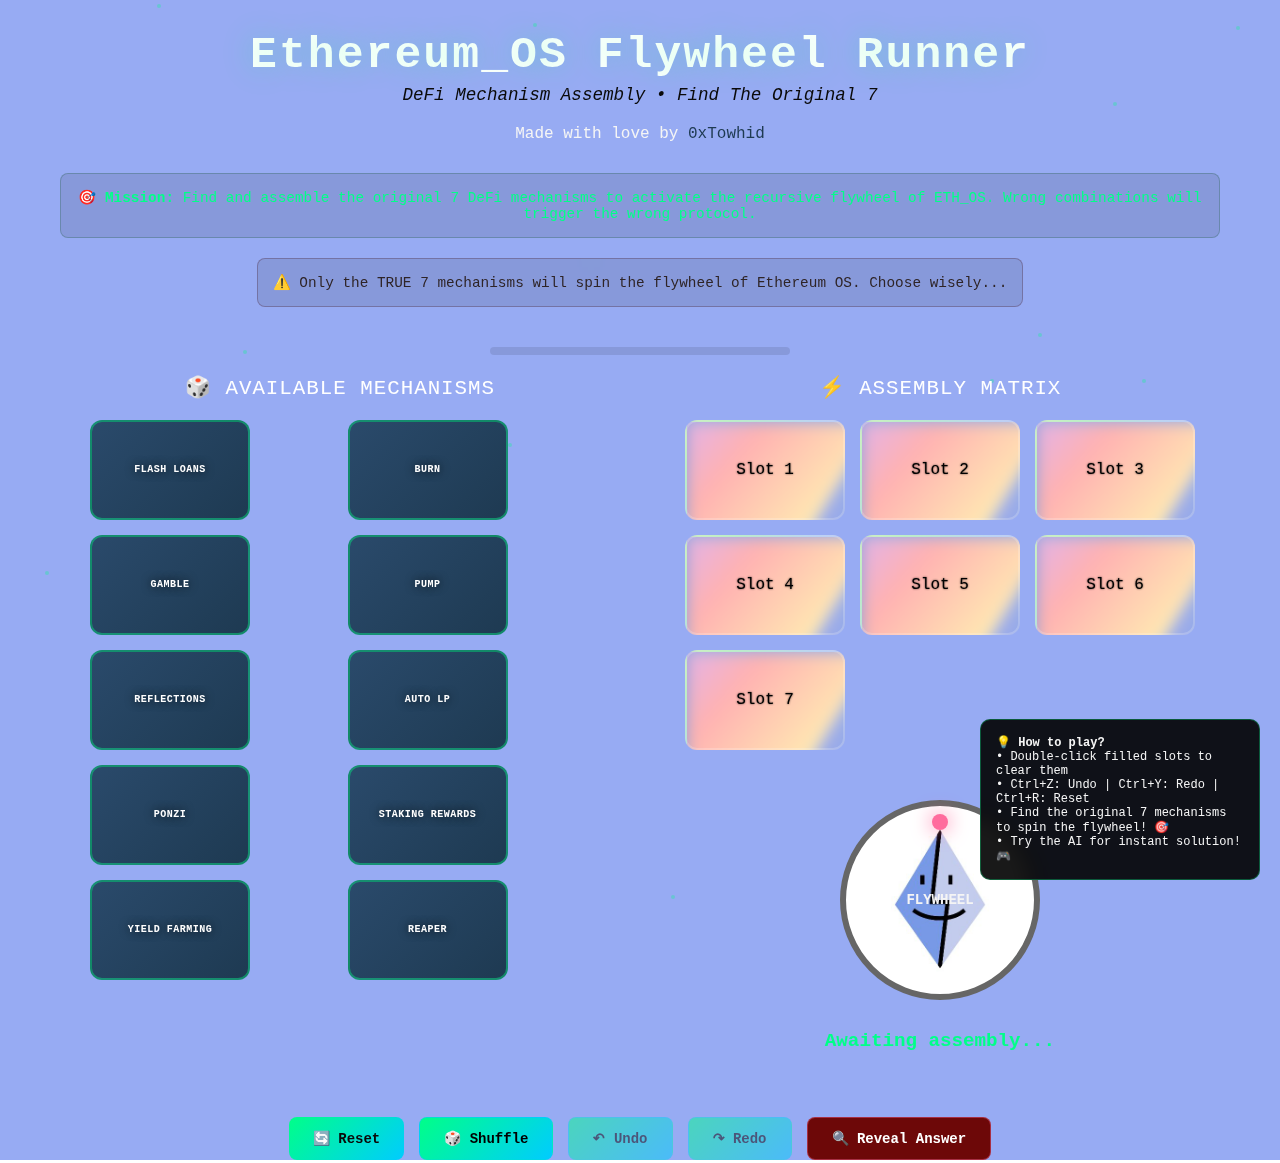
<file: index.html>
<!DOCTYPE html>
<html lang="en">
<head>
  <meta charset="UTF-8" />
  <meta name="viewport" content="width=device-width, initial-scale=1.0" />
  <title>ETH_OS FLywheel Runner</title>
  <link rel="stylesheet" href="index.css">
</head>
<body>
  <div class="bg-overlay" id="bgOverlay"></div>
  
  <div class="container">
    <div class="header">
      <h1>Ethereum_OS Flywheel Runner</h1>
      <div class="subtitle">DeFi Mechanism Assembly • Find The Original 7</div>
       <div class="user">Made with love by <a href="https://x.com/0xTowhid" target="_blank">0xTowhid</a></div>
    </div>

    <div class="experiment-info">
      🎯 <strong>Mission:</strong> Find and assemble the original 7 DeFi mechanisms to activate the recursive flywheel of ETH_OS.
      Wrong combinations will trigger the wrong protocol. 
    </div>

    <div class="warning">
      ⚠️ Only the TRUE 7 mechanisms will spin the flywheel of Ethereum OS. Choose wisely...
    </div>

    <div class="progress-bar">
      <div class="progress-fill" id="progress"></div>
    </div>

    <div class="game-area">
      <div class="modules-section">
        <div class="section-title">🎲 Available Mechanisms</div>
        <div class="modules" id="modules"></div>
      </div>

      <div class="assembly-section">
        <div class="section-title">⚡ Assembly Matrix</div>
        <div class="assembly" id="assembly"></div>
        
        <div class="chain-visualization">
          <div id="flywheel">
            <span id="flywheel-text">FLYWHEEL</span>
          </div>
          <div class="status-message" id="statusMessage">Awaiting assembly...</div>
        </div>
      </div>
    </div>

    <div class="controls">
      <button onclick="resetExperiment()">🔄 Reset</button>
      <button onclick="randomizeModules()" class="secondary-btn">🎲 Shuffle</button>
      <button onclick="undoLastMove()" class="secondary-btn" id="undoBtn" disabled>↶ Undo</button>
      <button onclick="redoLastMove()" class="secondary-btn" id="redoBtn" disabled>↷ Redo</button>
      <button onclick="revealAnswer()" class="danger-btn">🔍 Reveal Answer</button>
    </div>
  </div>

  <div class="funky-messages" id="funkyMessage"></div>

  <script src="index.js">
   
  </script>
</body>
</html>
</file>
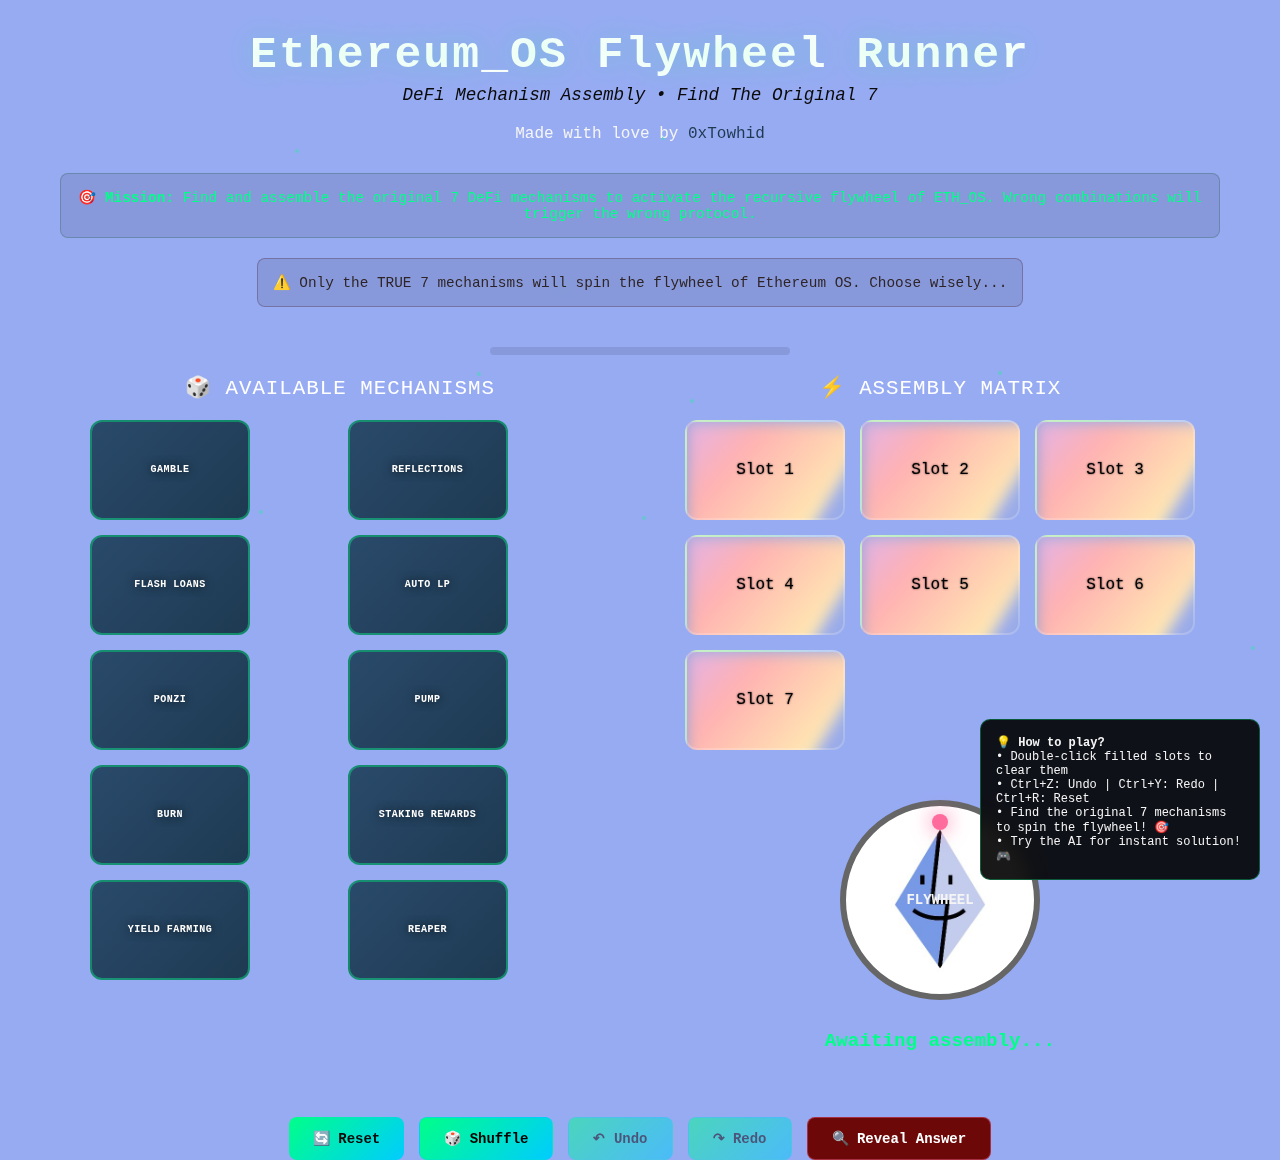
<file: indx.html>
<!DOCTYPE html>
<html lang="en">
<head>
  <meta charset="UTF-8" />
  <meta name="viewport" content="width=device-width, initial-scale=1.0" />
  <title>ETH_OS FLywheel Runner</title>
  <style>
    * {
      box-sizing: border-box;
      -webkit-user-select: none;
      -moz-user-select: none;
      -ms-user-select: none;
      user-select: none;
    }

    body {
      margin: 0;
      font-family: 'Monaco', 'Menlo', 'Ubuntu Mono', monospace;
      /* background: linear-gradient(135deg, #0a0a0a, #1a1a2e, #16213e); */
      background:url(bg.png);
      background-size: contain;
      background-size: 400% 400%;
      animation: fluxBackground 15s ease infinite;
      color: #00ff88;
      display: flex;
      flex-direction: column;
      align-items: center;
      justify-content: center;
      min-height: 100vh;
      overflow-x: hidden;
      position: relative;
    }

    .bg-overlay {
      position: fixed;
      top: 0;
      left: 0;
      width: 100%;
      height: 100%;
      background-size: cover;
      background-position: center;
      opacity: 0.1;
      z-index: -2;
      pointer-events: none;
    }

    /* @keyframes fluxBackground {
      0%, 100% { background-position: 0% 50%; }
      50% { background-position: 100% 50%; }
    }

    @keyframes float {
      0% { 
        transform: translateY(100vh) rotate(0deg);
        opacity: 0;
      }
      10% { opacity: 1; }
      90% { opacity: 1; }
      100% { 
        transform: translateY(-100px) rotate(360deg);
        opacity: 0;
      }
    } */

    .header {
      text-align: center;
      margin-bottom: 30px;
      z-index: 10;
    }

    h1 {
      font-size: 2.8rem;
      margin-bottom: 5px;
      background: #FFFFFF;
      /* background: linear-gradient(45deg, #00ff88, #00ccff, #ff6b9d); */
      -webkit-background-clip: text;
      -webkit-text-fill-color: transparent;
      background-clip: text;
      text-shadow: 0 0 30px rgba(0, 255, 136, 0.3);
      letter-spacing: 2px;
      font-weight: bold;
    }

    .subtitle {
      font-size: 1.1rem;
      color: #0a0a0a;
      margin-bottom: 20px;
      font-style: italic;
    }

    .container {
      display: flex;
      flex-direction: column;
      align-items: center;
      max-width: 1200px;
      width: 100%;
      padding: 0 20px;
    }

    .experiment-info {
      background: rgba(0, 0, 0, 0.1);
      border: 1px solid rgba(37, 97, 69, 0.3);
      border-radius: 8px;
      padding: 15px;
      margin-bottom: 20px;
      text-align: center;
      font-size: 0.9rem;
      backdrop-filter: blur(10px);
    }

    .warning {
      background: rgba(0, 0, 0, 0.1);
      border: 1px solid rgba(73, 25, 41, 0.3);
      border-radius: 8px;
      padding: 15px;
      margin-bottom: 20px;
      text-align: center;
      font-size: 0.9rem;
      backdrop-filter: blur(10px);
      color: #2e2427;
    }

    .game-area {
      display: grid;
      grid-template-columns: 1fr 1fr;
      gap: 40px;
      width: 100%;
      margin-bottom: 30px;
    }

    .modules-section, .assembly-section {
      display: flex;
      flex-direction: column;
      align-items: center;
    }

    .section-title {
      font-size: 1.3rem;
      margin-bottom: 20px;
      color: #ffffff;
      text-align: center;
      text-transform: uppercase;
      letter-spacing: 1px;
    }

    .modules {
      display: grid;
      grid-template-columns: repeat(auto-fit, minmax(160px, 1fr));
      gap: 15px;
      width: 100%;
      max-width: 500px;
    }

    .assembly {
      display: grid;
      grid-template-columns: repeat(3, 1fr);
      gap: 15px;
      margin-bottom: 30px;
    }

    .module {
      width: 160px;
      height: 100px;
      /* background: url(eth.jpg); */
      background: linear-gradient(135deg, #2a4a6b, #1e3a52);
      border: 2px solid rgba(0, 255, 136, 0.4);
      border-radius: 12px;
      display: flex;
      flex-direction: column;
      align-items: center;
      justify-content: center;
      text-align: center;
      font-size: 11px;
      font-weight: bold;
      cursor: grab;
      transition: all 0.3s ease;
      backdrop-filter: blur(10px);
      position: relative;
      overflow: hidden;
      touch-action: none;
    }

    .module-bg {
      position: absolute;
      top: 0;
      left: 0;
      width: 100%;
      height: 100%;
      background-size: cover;
      background-position: center;
      opacity: 0.7;
      z-index: 1;
    }

    .module-text {
      position: relative;
      z-index: 2;
      font-size: 10px;
      line-height: 1.2;
      color: white;
      text-shadow: 0 0 10px rgba(0, 0, 0, 0.8);
      text-transform: uppercase;
      letter-spacing: 0.5px;
    }

    .module::before {
      content: '';
      position: absolute;
      top: 0;
      left: -100%;
      width: 100%;
      height: 100%;
      background: linear-gradient(90deg, transparent, rgba(0, 255, 136, 0.2), transparent);
      transition: left 0.6s;
      z-index: 3;
    }

    .module:hover::before {
      left: 100%;
    }

    .module:hover {
      transform: translateY(-8px) scale(1.05);
      border-color: #00ff88;
      box-shadow: 0 15px 40px rgba(0, 255, 136, 0.4);
    }

    .module:active {
      cursor: grabbing;
      transform: scale(1.1) rotate(5deg);
    }

    .module.dragging {
      opacity: 0.8;
      transform: scale(1.15) rotate(8deg);
      z-index: 1000;
      box-shadow: 0 20px 50px rgba(0, 255, 136, 0.6);
    }

    .slot {
      width: 160px;
      height: 100px;
      background:url(eth2.png);
      background-size: fill;
      /* background: rgba(255, 255, 255, 0.03); */
      border: 2px solid rgba(255, 255, 255, 0.2);
      border-radius: 12px;
      display: flex;
      flex-direction: column;
      align-items: center;
      justify-content: center;
      text-align: center;
      font-size: 10px;
      transition: all 0.3s ease;
      position: relative;
      color: #666;
    }

    .slot-bg {
      position: absolute;
      top: 0;
      left: 0;
      width: 100%;
      height: 100%;
      background-size: cover;
      background-position: center;
      opacity: 0.7;
      z-index: 1;
    }

    .slot-text {
      position: relative;
      z-index: 2;
      font-size: 16px;
      color: rgb(0, 0, 0);
      text-shadow: 0 0 2px rgba(0, 0, 0, 0.8);
    }

    .slot.drag-over {
      border-color: #00ff88;
      background: rgba(0, 255, 136, 0.1);
      transform: scale(1.05);
      box-shadow: 0 0 30px rgba(0, 255, 136, 0.3);
    }

    .slot.filled {
      background: linear-gradient(135deg, #00ff88, #00ccff);
      color: #0a0a0a;
      border-style: solid;
      border-color: #00ff88;
      font-weight: bold;
      animation: slotFill 0.6s ease-out;
    }

    .slot.filled .slot-text {
      color: #0a0a0a;
      text-shadow: none;
    }

    @keyframes slotFill {
      0% { transform: scale(0.8); opacity: 0; }
      50% { transform: scale(1.15); }
      100% { transform: scale(1); opacity: 1; }
    }

    .chain-visualization {
      display: flex;
      flex-direction: column;
      align-items: center;
      margin-top: 20px;
    }

    #flywheel {
      width: 200px;
      height: 200px;
      border: 6px solid #666;
      border-radius: 50%;
      position: relative;
      background: url(eth.jpg);
      background-size: cover;
      /* background: radial-gradient(circle, rgba(102, 102, 102, 0.1), transparent); */
      display: flex;
      align-items: center;
      justify-content: center;
      font-weight: bold;
      font-size: 14px;
      text-align: center;
      transition: all 0.5s ease;
      color: whitesmoke;
    }

    #flywheel.spinning {
      border-color: #00ff88;
      animation: spin 1s linear infinite;
      background: url(eth.jpg);
      background-size: cover;
      box-shadow: 0 0 50px rgba(0, 255, 136, 0.8);
    }

    #flywheel::before {
      content: '';
      position: absolute;
      width: 16px;
      height: 16px;
      background: #ff6b9d;
      border-radius: 50%;
      top: 8px;
      left: 50%;
      transform: translateX(-50%);
      box-shadow: 0 0 20px #ff6b9d;
    }

    @keyframes spin {
      0% { transform: rotate(0deg); }
      100% { transform: rotate(360deg); }
    }

    .status-message {
      margin-top: 15px;
      font-size: 1.2rem;
      font-weight: bold;
      text-align: center;
      min-height: 50px;
      display: flex;
      align-items: center;
      justify-content: center;
      padding: 15px;
      border-radius: 8px;
      backdrop-filter: blur(10px);
    }

    .status-success {
      color: #00ff88;
      background: rgba(0, 255, 136, 0.1);
      border: 1px solid rgba(0, 255, 136, 0.3);
    }

    .status-error {
      color: #ff6b9d;
      background: rgba(255, 107, 157, 0.1);
      border: 1px solid rgba(255, 107, 157, 0.3);
    }

    .progress-bar {
      width: 300px;
      height: 8px;
      background: rgba(0, 0, 0, 0.1);
      border-radius: 4px;
      margin: 20px 0;
      overflow: hidden;
    }

    .progress-fill {
      height: 100%;
      background: linear-gradient(90deg, #00ff88, #00ccff);
      width: 0%;
      transition: width 0.8s ease;
      border-radius: 4px;
    }

    .controls {
      display: flex;
      gap: 15px;
      margin-top: 20px;
      flex-wrap: wrap;
      justify-content: center;
    }

    button {
      padding: 12px 24px;
      background: linear-gradient(135deg, #00ff88, #00ccff);
      border: none;
      border-radius: 8px;
      font-weight: bold;
      cursor: pointer;
      color: #0a0a0a;
      transition: all 0.3s ease;
      font-size: 14px;
      font-family: inherit;
      touch-action: manipulation;
    }

    button:hover {
      transform: translateY(-3px);
      box-shadow: 0 8px 25px rgba(0, 255, 136, 0.4);
    }

    button:active {
      transform: translateY(0);
    }

    button:disabled {
      opacity: 0.5;
      cursor: not-allowed;
      transform: none;
      box-shadow: none;
    }

    .secondary-btn {
      background: linear-gradient(135deg, #00ff88, #00ccff);
      color: #000000 !important;
      border: 1px solid rgba(0, 204, 255, 0.4) !important;
    }

    .danger-btn {
      background: rgb(109, 8, 8);
      /* background: linear-gradient(135deg, rgba(255, 107, 157, 0.2), rgba(255, 107, 157, 0.3)) !important; */
      color: #ffffff;
      border: 1px solid rgba(255, 107, 157, 0.4) !important;
    }

    .funky-messages {
      display: none;
      position: fixed;
      top: 50%;
      left: 50%;
      transform: translate(-50%, -50%);
      background: rgba(255, 107, 157, 0.95);
      color: white;
      padding: 30px;
      border-radius: 15px;
      font-size: 1.2rem;
      font-weight: bold;
      z-index: 10000;
      text-align: center;
      box-shadow: 0 20px 60px rgba(255, 107, 157, 0.5);
      animation: shake 0.5s ease-in-out;
    }

    @keyframes shake {
      0%, 20%, 40%, 60%, 80%, 100% { transform: translate(-50%, -50%) rotateZ(0deg); }
      10%, 30%, 50%, 70%, 90% { transform: translate(-50%, -50%) rotateZ(-2deg); }
    }

    /* Mobile Responsiveness */
    @media (max-width: 768px) {
      body {
        padding: 10px;
      }

      h1 {
        font-size: 2rem;
      }

      .game-area {
        grid-template-columns: 1fr;
        gap: 30px;
      }

      .modules {
        grid-template-columns: repeat(2, 1fr);
        gap: 12px;
      }

      .assembly {
        grid-template-columns: repeat(2, 1fr);
        gap: 12px;
      }

      .module, .slot {
        width: 140px;
        height: 90px;
        font-size: 10px;
      }

      #flywheel {
        width: 160px;
        height: 160px;
      }

      .controls {
        flex-direction: column;
        align-items: center;
      }

      button {
        width: 200px;
        padding: 14px 20px;
        font-size: 16px;
      }
    }

    @media (max-width: 480px) {
      .modules, .assembly {
        grid-template-columns: 1fr;
        max-width: 200px;
      }

      .module, .slot {
        width: 180px;
        height: 85px;
      }

      #flywheel {
        width: 140px;
        height: 140px;
      }

      .progress-bar {
        width: 250px;
      }
    }

    @media (hover: none) and (pointer: coarse) {
      .module:hover::before {
        left: 0;
      }
      
      .module:active {
        transform: scale(1.1);
      }
    }
    .user{
      color: whitesmoke;
    }

    .user a{
      text-decoration: none;
      color: #1e3a52;
    }

  .user a:hover{
    font-size: 20px;
    color: #0a0a0a;
  }
  </style>
</head>
<body>
  <div class="bg-overlay" id="bgOverlay"></div>
  
  <div class="container">
    <div class="header">
      <h1>Ethereum_OS Flywheel Runner</h1>
      <div class="subtitle">DeFi Mechanism Assembly • Find The Original 7</div>
       <div class="user">Made with love by <a href="https://x.com/0xTowhid" target="_blank">0xTowhid</a></div>
    </div>

    <div class="experiment-info">
      🎯 <strong>Mission:</strong> Find and assemble the original 7 DeFi mechanisms to activate the recursive flywheel of ETH_OS.
      Wrong combinations will trigger the wrong protocol. 
    </div>

    <div class="warning">
      ⚠️ Only the TRUE 7 mechanisms will spin the flywheel of Ethereum OS. Choose wisely...
    </div>

    <div class="progress-bar">
      <div class="progress-fill" id="progress"></div>
    </div>

    <div class="game-area">
      <div class="modules-section">
        <div class="section-title">🎲 Available Mechanisms</div>
        <div class="modules" id="modules"></div>
      </div>

      <div class="assembly-section">
        <div class="section-title">⚡ Assembly Matrix</div>
        <div class="assembly" id="assembly"></div>
        
        <div class="chain-visualization">
          <div id="flywheel">
            <span id="flywheel-text">FLYWHEEL</span>
          </div>
          <div class="status-message" id="statusMessage">Awaiting assembly...</div>
        </div>
      </div>
    </div>

    <div class="controls">
      <button onclick="resetExperiment()">🔄 Reset</button>
      <button onclick="randomizeModules()" class="secondary-btn">🎲 Shuffle</button>
      <button onclick="undoLastMove()" class="secondary-btn" id="undoBtn" disabled>↶ Undo</button>
      <button onclick="redoLastMove()" class="secondary-btn" id="redoBtn" disabled>↷ Redo</button>
      <button onclick="revealAnswer()" class="danger-btn">🔍 Reveal Answer</button>
    </div>
  </div>

  <div class="funky-messages" id="funkyMessage"></div>

  <script>
    // Constants
    const ORIGINAL_MECHANISMS = [
      "reflections",
      "auto LP", 
      "ponzi",
      "pump",
      "burn",
      "reaper",
      "gamble"
    ];

    const ADDITIONAL_MECHANISMS = [
      "staking rewards",
      "yield farming",
      "flash loans"
    ];

    const ALL_MECHANISMS = [...ORIGINAL_MECHANISMS, ...ADDITIONAL_MECHANISMS];

    const FUNKY_MESSAGES = [
      "🤡 Nice try, but that's not how ETH_OS works!",
      "💀 The reaper is not pleased with your selection...",
      "🎰 Wrong combo! The casino always wins!",
      "🔥 Burn it down and try again!",
      "💸 Your portfolio just got rekt!",
      "🦄 Even unicorns can't save this combination!",
      "⚡ Short circuit detected! Wrong mechanisms!",
      "🌪️ Chaos protocol activated! Try again!",
      "🎭 This isn't the degen way!",
      "🚀 Ansem, we have a problem!"
    ];

    // Game state
    let gameState = {
      selectedMechanisms: [],
      availableMechanisms: [...ALL_MECHANISMS],
      isComplete: false,
      moves: [],
      redoStack: []
    };

    // Touch handling for mobile
    let draggedElement = null;
    let touchOffset = { x: 0, y: 0 };

    // Create module tiles
    function createModules() {
      const container = document.getElementById('modules');
      container.innerHTML = '';
      
      gameState.availableMechanisms.forEach((mechanism, index) => {
        const div = document.createElement('div');
        div.className = 'module';
        div.dataset.mechanism = mechanism;
        
        const bg = document.createElement('div');
        bg.className = 'module-bg';
        
        const text = document.createElement('div');
        text.className = 'module-text';
        text.textContent = mechanism;
        
        div.appendChild(bg);
        div.appendChild(text);
        
        // Desktop drag events
        div.draggable = true;
        div.addEventListener('dragstart', (e) => {
          div.classList.add('dragging');
          e.dataTransfer.setData('text/plain', mechanism);
        });
        div.addEventListener('dragend', () => {
          div.classList.remove('dragging');
        });

        // Mobile touch events
        div.addEventListener('touchstart', handleTouchStart, { passive: false });
        div.addEventListener('touchmove', handleTouchMove, { passive: false });
        div.addEventListener('touchend', handleTouchEnd, { passive: false });
        
        container.appendChild(div);
      });
    }

    // Create assembly slots
    function createAssemblySlots() {
      const assembly = document.getElementById('assembly');
      assembly.innerHTML = '';
      
      for (let i = 0; i < 7; i++) {
        const slot = document.createElement('div');
        slot.className = 'slot';
        slot.dataset.index = i;
        
        const bg = document.createElement('div');
        bg.className = 'slot-bg';
        
        const text = document.createElement('div');
        text.className = 'slot-text';
        text.textContent = `Slot ${i + 1}`;
        
        slot.appendChild(bg);
        slot.appendChild(text);

        // Desktop drag events
        slot.addEventListener('dragover', (e) => {
          e.preventDefault();
          slot.classList.add('drag-over');
        });

        slot.addEventListener('dragleave', () => {
          slot.classList.remove('drag-over');
        });

        slot.addEventListener('drop', (e) => {
          e.preventDefault();
          slot.classList.remove('drag-over');
          
          const mechanismName = e.dataTransfer.getData('text/plain');
          const dragging = document.querySelector(`[data-mechanism="${mechanismName}"]`);
          
          if (dragging && !slot.classList.contains('filled')) {
            fillSlot(slot, mechanismName, dragging);
          }
        });

        // Double-click to clear slot
        slot.addEventListener('dblclick', () => {
          if (slot.classList.contains('filled')) {
            clearSlot(slot);
          }
        });

        assembly.appendChild(slot);
      }
    }

    // Touch event handlers
    function handleTouchStart(e) {
      e.preventDefault();
      draggedElement = e.target.closest('.module');
      if (draggedElement) {
        draggedElement.classList.add('dragging');
        const touch = e.touches[0];
        const rect = draggedElement.getBoundingClientRect();
        touchOffset.x = touch.clientX - rect.left;
        touchOffset.y = touch.clientY - rect.top;
      }
    }

    function handleTouchMove(e) {
      e.preventDefault();
      if (draggedElement) {
        const touch = e.touches[0];
        draggedElement.style.position = 'fixed';
        draggedElement.style.left = (touch.clientX - touchOffset.x) + 'px';
        draggedElement.style.top = (touch.clientY - touchOffset.y) + 'px';
        draggedElement.style.zIndex = '1000';
        
        const elementBelow = document.elementFromPoint(touch.clientX, touch.clientY);
        const slot = elementBelow?.closest('.slot');
        
        document.querySelectorAll('.slot').forEach(s => s.classList.remove('drag-over'));
        if (slot && !slot.classList.contains('filled')) {
          slot.classList.add('drag-over');
        }
      }
    }

    function handleTouchEnd(e) {
      e.preventDefault();
      if (draggedElement) {
        const touch = e.changedTouches[0];
        const elementBelow = document.elementFromPoint(touch.clientX, touch.clientY);
        const slot = elementBelow?.closest('.slot');
        
        if (slot && !slot.classList.contains('filled')) {
          const mechanismName = draggedElement.dataset.mechanism;
          fillSlot(slot, mechanismName, draggedElement);
        } else {
          draggedElement.style.position = '';
          draggedElement.style.left = '';
          draggedElement.style.top = '';
          draggedElement.style.zIndex = '';
        }
        
        draggedElement.classList.remove('dragging');
        document.querySelectorAll('.slot').forEach(s => s.classList.remove('drag-over'));
        draggedElement = null;
      }
    }

    // Fill a slot with a mechanism
    function fillSlot(slot, mechanismName, moduleElement) {
      gameState.moves.push({
        type: 'fill',
        slotIndex: parseInt(slot.dataset.index),
        mechanism: mechanismName
      });
      gameState.redoStack = [];
      
      slot.querySelector('.slot-text').textContent = mechanismName;
      slot.classList.add('filled');
      slot.dataset.mechanism = mechanismName;
      gameState.selectedMechanisms.push(mechanismName);
      
      gameState.availableMechanisms = gameState.availableMechanisms.filter(m => m !== mechanismName);
      moduleElement.remove();
      
      updateProgress();
      updateButtons();
      checkCompletion();
    }

    // Clear a slot
    function clearSlot(slot) {
      const mechanismName = slot.dataset.mechanism;
      if (!mechanismName) return;

      gameState.moves.push({
        type: 'clear',
        slotIndex: parseInt(slot.dataset.index),
        mechanism: mechanismName
      });
      gameState.redoStack = [];

      gameState.selectedMechanisms = gameState.selectedMechanisms.filter(m => m !== mechanismName);
      gameState.availableMechanisms.push(mechanismName);
      
      slot.classList.remove('filled');
      slot.dataset.mechanism = '';
      slot.querySelector('.slot-text').textContent = `Slot ${parseInt(slot.dataset.index) + 1}`;
      
      createModules();
      updateProgress();
      updateButtons();
      checkCompletion();
    }

    // Update progress bar
    function updateProgress() {
      const progress = (gameState.selectedMechanisms.length / 7) * 100;
      document.getElementById('progress').style.width = progress + '%';
    }

    // Update button states
    function updateButtons() {
      document.getElementById('undoBtn').disabled = gameState.moves.length === 0;
      document.getElementById('redoBtn').disabled = gameState.redoStack.length === 0;
    }

    // Undo last move
    function undoLastMove() {
      if (gameState.moves.length === 0) return;
      
      const lastMove = gameState.moves.pop();
      gameState.redoStack.push(lastMove);
      
      const slot = document.querySelector(`[data-index="${lastMove.slotIndex}"]`);
      
      if (lastMove.type === 'fill') {
        gameState.selectedMechanisms = gameState.selectedMechanisms.filter(m => m !== lastMove.mechanism);
        gameState.availableMechanisms.push(lastMove.mechanism);
        
        slot.classList.remove('filled');
        slot.dataset.mechanism = '';
        slot.querySelector('.slot-text').textContent = `Slot ${lastMove.slotIndex + 1}`;
        
        createModules();
      } else if (lastMove.type === 'clear') {
        gameState.selectedMechanisms.push(lastMove.mechanism);
        gameState.availableMechanisms = gameState.availableMechanisms.filter(m => m !== lastMove.mechanism);
        
        slot.classList.add('filled');
        slot.dataset.mechanism = lastMove.mechanism;
        slot.querySelector('.slot-text').textContent = lastMove.mechanism;
        
        createModules();
      }
      
      updateProgress();
      updateButtons();
      checkCompletion();
    }

    // Redo last undone move
    function redoLastMove() {
      if (gameState.redoStack.length === 0) return;
      
      const moveToRedo = gameState.redoStack.pop();
      gameState.moves.push(moveToRedo);
      
      const slot = document.querySelector(`[data-index="${moveToRedo.slotIndex}"]`);
      
      if (moveToRedo.type === 'fill') {
        gameState.selectedMechanisms.push(moveToRedo.mechanism);
        gameState.availableMechanisms = gameState.availableMechanisms.filter(m => m !== moveToRedo.mechanism);
        
        slot.classList.add('filled');
        slot.dataset.mechanism = moveToRedo.mechanism;
        slot.querySelector('.slot-text').textContent = moveToRedo.mechanism;
        
        createModules();
      } else if (moveToRedo.type === 'clear') {
        gameState.selectedMechanisms = gameState.selectedMechanisms.filter(m => m !== moveToRedo.mechanism);
        gameState.availableMechanisms.push(moveToRedo.mechanism);

        slot.classList.remove('filled');
        slot.dataset.mechanism = '';
        slot.querySelector('.slot-text').textContent = `Slot ${moveToRedo.slotIndex + 1}`;
        
        createModules();
      }
      
      updateProgress();
      updateButtons();
      checkCompletion();
    }

    // Check if game is complete
    function checkCompletion() {
      const statusMessage = document.getElementById('statusMessage');
      const flywheel = document.getElementById('flywheel');
      
      if (gameState.selectedMechanisms.length === 7) {
        const isCorrect = gameState.selectedMechanisms.every(mechanism => 
          ORIGINAL_MECHANISMS.includes(mechanism)
        );
        
        if (isCorrect) {
          gameState.isComplete = true;
          flywheel.classList.add('spinning');
          statusMessage.textContent = '🎉 FLYWHEEL ACTIVATED! The original 7 mechanisms are assembled!';
          statusMessage.className = 'status-message status-success';
        } else {
          showFunkyMessage();
          flywheel.classList.remove('spinning');
          statusMessage.textContent = '💀 Wrong combination! The flywheel rejects your assembly...';
          statusMessage.className = 'status-message status-error';
        }
      } else {
        flywheel.classList.remove('spinning');
        statusMessage.textContent = `Awaiting assembly... (${gameState.selectedMechanisms.length}/7)`;
        statusMessage.className = 'status-message';
      }
    }

    // Show funky error message
    function showFunkyMessage() {
      const funkyDiv = document.getElementById('funkyMessage');
      const randomMessage = FUNKY_MESSAGES[Math.floor(Math.random() * FUNKY_MESSAGES.length)];
      
      funkyDiv.textContent = randomMessage;
      funkyDiv.style.display = 'block';
      
      setTimeout(() => {
        funkyDiv.style.display = 'none';
      }, 3000);
    }

    // Randomize module order
    function randomizeModules() {
      gameState.availableMechanisms = [...ALL_MECHANISMS].sort(() => Math.random() - 0.5);
      createModules();
    }

    // Reveal the answer
    function revealAnswer() {
      const statusMessage = document.getElementById('statusMessage');
      statusMessage.innerHTML = `
        🔍 <strong>The Original 7:</strong><br>
        ${ORIGINAL_MECHANISMS.join(' • ')}
      `;
      statusMessage.className = 'status-message status-success';
      
      setTimeout(() => {
        statusMessage.textContent = 'Awaiting assembly...';
        statusMessage.className = 'status-message';
      }, 5000);
    }

    // Reset the game
    function resetExperiment() {
      gameState = {
        selectedMechanisms: [],
        availableMechanisms: [...ALL_MECHANISMS].sort(() => Math.random() - 0.5),
        isComplete: false,
        moves: [],
        redoStack: []
      };
      
      createModules();
      createAssemblySlots();
      
      document.getElementById('statusMessage').textContent = 'Awaiting assembly...';
      document.getElementById('statusMessage').className = 'status-message';
      document.getElementById('progress').style.width = '0%';
      document.getElementById('flywheel').classList.remove('spinning');
      
      updateButtons();
    }

    // Background upload functionality
    function setupBackgroundUpload() {
      const imageInput = document.createElement('input');
      imageInput.type = 'file';
      imageInput.accept = 'image/*';
      imageInput.style.display = 'none';
      imageInput.id = 'bgUpload';
      imageInput.onchange = handleBackgroundUpload;
      document.body.appendChild(imageInput);
      
      document.addEventListener('dblclick', (e) => {
        if (e.target === document.body || e.target.classList.contains('bg-overlay')) {
          document.getElementById('bgUpload').click();
        }
      });
    }

    function handleBackgroundUpload(event) {
      const file = event.target.files[0];
      if (file) {
        const reader = new FileReader();
        reader.onload = (e) => {
          document.getElementById('bgOverlay').style.backgroundImage = `url(${e.target.result})`;
          document.getElementById('bgOverlay').style.opacity = '0.2';
        };
        reader.readAsDataURL(file);
      }
    }

    // Keyboard shortcuts
    document.addEventListener('keydown', (e) => {
      if (e.key === 'r' && e.ctrlKey) {
        e.preventDefault();
        resetExperiment();
      }
      if (e.key === 's' && e.ctrlKey) {
        e.preventDefault();
        randomizeModules();
      }
      if (e.key === 'z' && e.ctrlKey && !e.shiftKey) {
        e.preventDefault();
        undoLastMove();
      }
      if (e.key === 'z' && e.ctrlKey && e.shiftKey) {
        e.preventDefault();
        redoLastMove();
      }
      if (e.key === 'y' && e.ctrlKey) {
        e.preventDefault();
        redoLastMove();
      }
    });

    // Create floating elements
    function createFloatingElements() {
      const container = document.body;
      for (let i = 0; i < 15; i++) {
        const element = document.createElement('div');
        element.style.cssText = `
          position: fixed;
          width: 4px;
          height: 4px;
          background: rgba(0, 255, 136, 0.3);
          border-radius: 50%;
          pointer-events: none;
          z-index: -1;
          left: ${Math.random() * 100}%;
          top: ${Math.random() * 100}%;
          animation: float ${5 + Math.random() * 10}s infinite linear;
        `;
        container.appendChild(element);
      }
    }

    // Konami code easter egg
    let konamiCode = [];
    const konami = [38, 38, 40, 40, 37, 39, 37, 39, 66, 65];
    document.addEventListener('keydown', (e) => {
      konamiCode.push(e.keyCode);
      if (konamiCode.length > 10) konamiCode.shift();
      
      if (JSON.stringify(konamiCode) === JSON.stringify(konami)) {
        resetExperiment();
        
        setTimeout(() => {
          const slots = document.querySelectorAll('.slot');
          ORIGINAL_MECHANISMS.forEach((mechanism, index) => {
            const moduleElement = document.querySelector(`[data-mechanism="${mechanism}"]`);
            if (moduleElement && slots[index]) {
              fillSlot(slots[index], mechanism, moduleElement);
            }
          });
          
          document.body.style.animation = 'rainbow 3s infinite';
          const rainbowStyle = document.createElement('style');
          rainbowStyle.textContent = `
            @keyframes rainbow {
              0% { filter: hue-rotate(0deg); }
              100% { filter: hue-rotate(360deg); }
            }
          `;
          document.head.appendChild(rainbowStyle);
          
          setTimeout(() => {
            document.body.style.animation = '';
          }, 5000);
          
          const message = document.createElement('div');
          message.innerHTML = '🎉 <strong>AI ACTIVATED!</strong><br>🚀 Auto-solved with original 7!';
          message.style.cssText = `
            position: fixed;
            top: 50%;
            left: 50%;
            transform: translate(-50%, -50%);
            background: rgba(0, 255, 136, 0.95);
            color: black;
            padding: 25px;
            border-radius: 12px;
            font-weight: bold;
            z-index: 10000;
            text-align: center;
            animation: pulse 1s infinite;
            box-shadow: 0 0 50px rgba(0, 255, 136, 0.8);
          `;
          document.body.appendChild(message);
          
          const pulseStyle = document.createElement('style');
          pulseStyle.textContent = `
            @keyframes pulse {
              0% { transform: translate(-50%, -50%) scale(1); }
              50% { transform: translate(-50%, -50%) scale(1.05); }
              100% { transform: translate(-50%, -50%) scale(1); }
            }
          `;
          document.head.appendChild(pulseStyle);
          
          setTimeout(() => message.remove(), 4000);
        }, 500);
      }
    });

    // Initialize the game
    function initGame() {
      setupBackgroundUpload();
      createFloatingElements();
      resetExperiment();
      
      // Add help tooltip
      const tooltip = document.createElement('div');
      tooltip.innerHTML = `
        <strong>💡 How to play?</strong><br>
        • Double-click filled slots to clear them<br>
        • Ctrl+Z: Undo | Ctrl+Y: Redo | Ctrl+R: Reset<br>
        • Find the original 7 mechanisms to spin the flywheel! 🎯<br>
        • Try the AI for instant solution! 🎮
      `;
      tooltip.style.cssText = `
        position: fixed;
        bottom: 20px;
        right: 20px;
        background: rgba(0, 0, 0, 0.9);
        color: whitesmoke;
        padding: 15px;
        border-radius: 10px;
        font-size: 12px;
        max-width: 280px;
        z-index: 1000;
        border: 1px solid rgba(0, 255, 136, 0.3);
        backdrop-filter: blur(10px);
      `;
      document.body.appendChild(tooltip);
      
      setTimeout(() => {
        tooltip.style.opacity = '0';
        tooltip.style.transition = 'opacity 1s';
        setTimeout(() => tooltip.remove(), 1000);
      }, 6000);
    }

    // Start the game when page loads
    document.addEventListener('DOMContentLoaded', initGame);
    
    // Fallback initialization
    if (document.readyState === 'loading') {
      document.addEventListener('DOMContentLoaded', initGame);
    } else {
      initGame();
    }
  </script>
</body>
</html>
</file>
<file: index.css>
* {
      box-sizing: border-box;
      -webkit-user-select: none;
      -moz-user-select: none;
      -ms-user-select: none;
      user-select: none;
    }

    body {
      margin: 0;
      font-family: 'Monaco', 'Menlo', 'Ubuntu Mono', monospace;
      /* background: linear-gradient(135deg, #0a0a0a, #1a1a2e, #16213e); */
      background:url(bg.png);
      background-size: contain;
      background-size: 400% 400%;
      animation: fluxBackground 15s ease infinite;
      color: #00ff88;
      display: flex;
      flex-direction: column;
      align-items: center;
      justify-content: center;
      min-height: 100vh;
      overflow-x: hidden;
      position: relative;
    }

    .bg-overlay {
      position: fixed;
      top: 0;
      left: 0;
      width: 100%;
      height: 100%;
      background-size: cover;
      background-position: center;
      opacity: 0.1;
      z-index: -2;
      pointer-events: none;
    }

    /* @keyframes fluxBackground {
      0%, 100% { background-position: 0% 50%; }
      50% { background-position: 100% 50%; }
    }

    @keyframes float {
      0% { 
        transform: translateY(100vh) rotate(0deg);
        opacity: 0;
      }
      10% { opacity: 1; }
      90% { opacity: 1; }
      100% { 
        transform: translateY(-100px) rotate(360deg);
        opacity: 0;
      }
    } */

    .header {
      text-align: center;
      margin-bottom: 30px;
      z-index: 10;
    }

    h1 {
      font-size: 2.8rem;
      margin-bottom: 5px;
      background: #FFFFFF;
      /* background: linear-gradient(45deg, #00ff88, #00ccff, #ff6b9d); */
      -webkit-background-clip: text;
      -webkit-text-fill-color: transparent;
      background-clip: text;
      text-shadow: 0 0 30px rgba(0, 255, 136, 0.3);
      letter-spacing: 2px;
      font-weight: bold;
    }

    .subtitle {
      font-size: 1.1rem;
      color: #0a0a0a;
      margin-bottom: 20px;
      font-style: italic;
    }

    .container {
      display: flex;
      flex-direction: column;
      align-items: center;
      max-width: 1200px;
      width: 100%;
      padding: 0 20px;
    }

    .experiment-info {
      background: rgba(0, 0, 0, 0.1);
      border: 1px solid rgba(37, 97, 69, 0.3);
      border-radius: 8px;
      padding: 15px;
      margin-bottom: 20px;
      text-align: center;
      font-size: 0.9rem;
      backdrop-filter: blur(10px);
    }

    .warning {
      background: rgba(0, 0, 0, 0.1);
      border: 1px solid rgba(73, 25, 41, 0.3);
      border-radius: 8px;
      padding: 15px;
      margin-bottom: 20px;
      text-align: center;
      font-size: 0.9rem;
      backdrop-filter: blur(10px);
      color: #2e2427;
    }

    .game-area {
      display: grid;
      grid-template-columns: 1fr 1fr;
      gap: 40px;
      width: 100%;
      margin-bottom: 30px;
    }

    .modules-section, .assembly-section {
      display: flex;
      flex-direction: column;
      align-items: center;
    }

    .section-title {
      font-size: 1.3rem;
      margin-bottom: 20px;
      color: #ffffff;
      text-align: center;
      text-transform: uppercase;
      letter-spacing: 1px;
    }

    .modules {
      display: grid;
      grid-template-columns: repeat(auto-fit, minmax(160px, 1fr));
      gap: 15px;
      width: 100%;
      max-width: 500px;
    }

    .assembly {
      display: grid;
      grid-template-columns: repeat(3, 1fr);
      gap: 15px;
      margin-bottom: 30px;
    }

    .module {
      width: 160px;
      height: 100px;
      /* background: url(eth.jpg); */
      background: linear-gradient(135deg, #2a4a6b, #1e3a52);
      border: 2px solid rgba(0, 255, 136, 0.4);
      border-radius: 12px;
      display: flex;
      flex-direction: column;
      align-items: center;
      justify-content: center;
      text-align: center;
      font-size: 11px;
      font-weight: bold;
      cursor: grab;
      transition: all 0.3s ease;
      backdrop-filter: blur(10px);
      position: relative;
      overflow: hidden;
      touch-action: none;
    }

    .module-bg {
      position: absolute;
      top: 0;
      left: 0;
      width: 100%;
      height: 100%;
      background-size: cover;
      background-position: center;
      opacity: 0.7;
      z-index: 1;
    }

    .module-text {
      position: relative;
      z-index: 2;
      font-size: 10px;
      line-height: 1.2;
      color: white;
      text-shadow: 0 0 10px rgba(0, 0, 0, 0.8);
      text-transform: uppercase;
      letter-spacing: 0.5px;
    }

    .module::before {
      content: '';
      position: absolute;
      top: 0;
      left: -100%;
      width: 100%;
      height: 100%;
      background: linear-gradient(90deg, transparent, rgba(0, 255, 136, 0.2), transparent);
      transition: left 0.6s;
      z-index: 3;
    }

    .module:hover::before {
      left: 100%;
    }

    .module:hover {
      transform: translateY(-8px) scale(1.05);
      border-color: #00ff88;
      box-shadow: 0 15px 40px rgba(0, 255, 136, 0.4);
    }

    .module:active {
      cursor: grabbing;
      transform: scale(1.1) rotate(5deg);
    }

    .module.dragging {
      opacity: 0.8;
      transform: scale(1.15) rotate(8deg);
      z-index: 1000;
      box-shadow: 0 20px 50px rgba(0, 255, 136, 0.6);
    }

    .slot {
      width: 160px;
      height: 100px;
      background:url(eth2.png);
      background-size: fill;
      /* background: rgba(255, 255, 255, 0.03); */
      border: 2px solid rgba(255, 255, 255, 0.2);
      border-radius: 12px;
      display: flex;
      flex-direction: column;
      align-items: center;
      justify-content: center;
      text-align: center;
      font-size: 10px;
      transition: all 0.3s ease;
      position: relative;
      color: #666;
    }

    .slot-bg {
      position: absolute;
      top: 0;
      left: 0;
      width: 100%;
      height: 100%;
      background-size: cover;
      background-position: center;
      opacity: 0.7;
      z-index: 1;
    }

    .slot-text {
      position: relative;
      z-index: 2;
      font-size: 16px;
      color: rgb(0, 0, 0);
      text-shadow: 0 0 2px rgba(0, 0, 0, 0.8);
    }

    .slot.drag-over {
      border-color: #00ff88;
      background: rgba(0, 255, 136, 0.1);
      transform: scale(1.05);
      box-shadow: 0 0 30px rgba(0, 255, 136, 0.3);
    }

    .slot.filled {
      background: linear-gradient(135deg, #00ff88, #00ccff);
      color: #0a0a0a;
      border-style: solid;
      border-color: #00ff88;
      font-weight: bold;
      animation: slotFill 0.6s ease-out;
    }

    .slot.filled .slot-text {
      color: #0a0a0a;
      text-shadow: none;
    }

    @keyframes slotFill {
      0% { transform: scale(0.8); opacity: 0; }
      50% { transform: scale(1.15); }
      100% { transform: scale(1); opacity: 1; }
    }

    .chain-visualization {
      display: flex;
      flex-direction: column;
      align-items: center;
      margin-top: 20px;
    }

    #flywheel {
      width: 200px;
      height: 200px;
      border: 6px solid #666;
      border-radius: 50%;
      position: relative;
      background: url(eth.jpg);
      background-size: cover;
      /* background: radial-gradient(circle, rgba(102, 102, 102, 0.1), transparent); */
      display: flex;
      align-items: center;
      justify-content: center;
      font-weight: bold;
      font-size: 14px;
      text-align: center;
      transition: all 0.5s ease;
      color: whitesmoke;
    }

    #flywheel.spinning {
      border-color: #00ff88;
      animation: spin 1s linear infinite;
      background: url(eth.jpg);
      background-size: cover;
      box-shadow: 0 0 50px rgba(0, 255, 136, 0.8);
    }

    #flywheel::before {
      content: '';
      position: absolute;
      width: 16px;
      height: 16px;
      background: #ff6b9d;
      border-radius: 50%;
      top: 8px;
      left: 50%;
      transform: translateX(-50%);
      box-shadow: 0 0 20px #ff6b9d;
    }

    @keyframes spin {
      0% { transform: rotate(0deg); }
      100% { transform: rotate(360deg); }
    }

    .status-message {
      margin-top: 15px;
      font-size: 1.2rem;
      font-weight: bold;
      text-align: center;
      min-height: 50px;
      display: flex;
      align-items: center;
      justify-content: center;
      padding: 15px;
      border-radius: 8px;
      backdrop-filter: blur(10px);
    }

    .status-success {
      color: #00ff88;
      background: rgba(0, 255, 136, 0.1);
      border: 1px solid rgba(0, 255, 136, 0.3);
    }

    .status-error {
      color: #ff6b9d;
      background: rgba(255, 107, 157, 0.1);
      border: 1px solid rgba(255, 107, 157, 0.3);
    }

    .progress-bar {
      width: 300px;
      height: 8px;
      background: rgba(0, 0, 0, 0.1);
      border-radius: 4px;
      margin: 20px 0;
      overflow: hidden;
    }

    .progress-fill {
      height: 100%;
      background: linear-gradient(90deg, #00ff88, #00ccff);
      width: 0%;
      transition: width 0.8s ease;
      border-radius: 4px;
    }

    .controls {
      display: flex;
      gap: 15px;
      margin-top: 20px;
      flex-wrap: wrap;
      justify-content: center;
    }

    button {
      padding: 12px 24px;
      background: linear-gradient(135deg, #00ff88, #00ccff);
      border: none;
      border-radius: 8px;
      font-weight: bold;
      cursor: pointer;
      color: #0a0a0a;
      transition: all 0.3s ease;
      font-size: 14px;
      font-family: inherit;
      touch-action: manipulation;
    }

    button:hover {
      transform: translateY(-3px);
      box-shadow: 0 8px 25px rgba(0, 255, 136, 0.4);
    }

    button:active {
      transform: translateY(0);
    }

    button:disabled {
      opacity: 0.5;
      cursor: not-allowed;
      transform: none;
      box-shadow: none;
    }

    .secondary-btn {
      background: linear-gradient(135deg, #00ff88, #00ccff);
      color: #000000 !important;
      border: 1px solid rgba(0, 204, 255, 0.4) !important;
    }

    .danger-btn {
      background: rgb(109, 8, 8);
      /* background: linear-gradient(135deg, rgba(255, 107, 157, 0.2), rgba(255, 107, 157, 0.3)) !important; */
      color: #ffffff;
      border: 1px solid rgba(255, 107, 157, 0.4) !important;
    }

    .funky-messages {
      display: none;
      position: fixed;
      top: 50%;
      left: 50%;
      transform: translate(-50%, -50%);
      background: rgba(255, 107, 157, 0.95);
      color: white;
      padding: 30px;
      border-radius: 15px;
      font-size: 1.2rem;
      font-weight: bold;
      z-index: 10000;
      text-align: center;
      box-shadow: 0 20px 60px rgba(255, 107, 157, 0.5);
      animation: shake 0.5s ease-in-out;
    }

    @keyframes shake {
      0%, 20%, 40%, 60%, 80%, 100% { transform: translate(-50%, -50%) rotateZ(0deg); }
      10%, 30%, 50%, 70%, 90% { transform: translate(-50%, -50%) rotateZ(-2deg); }
    }

    /* Mobile Responsiveness */
    @media (max-width: 768px) {
      body {
        padding: 10px;
      }

      h1 {
        font-size: 2rem;
      }

      .game-area {
        grid-template-columns: 1fr;
        gap: 30px;
      }

      .modules {
        grid-template-columns: repeat(2, 1fr);
        gap: 12px;
      }

      .assembly {
        grid-template-columns: repeat(2, 1fr);
        gap: 12px;
      }

      .module, .slot {
        width: 140px;
        height: 90px;
        font-size: 10px;
      }

      #flywheel {
        width: 160px;
        height: 160px;
      }

      .controls {
        flex-direction: column;
        align-items: center;
      }

      button {
        width: 200px;
        padding: 14px 20px;
        font-size: 16px;
      }
    }

    @media (max-width: 480px) {
      .modules, .assembly {
        grid-template-columns: 1fr;
        max-width: 200px;
      }

      .module, .slot {
        width: 180px;
        height: 85px;
      }

      #flywheel {
        width: 140px;
        height: 140px;
      }

      .progress-bar {
        width: 250px;
      }
    }

    @media (hover: none) and (pointer: coarse) {
      .module:hover::before {
        left: 0;
      }
      
      .module:active {
        transform: scale(1.1);
      }
    }
    .user{
      color: whitesmoke;
    }

    .user a{
      text-decoration: none;
      color: #1e3a52;
    }

  .user a:hover{
    font-size: 20px;
    color: #0a0a0a;
  }
</file>
